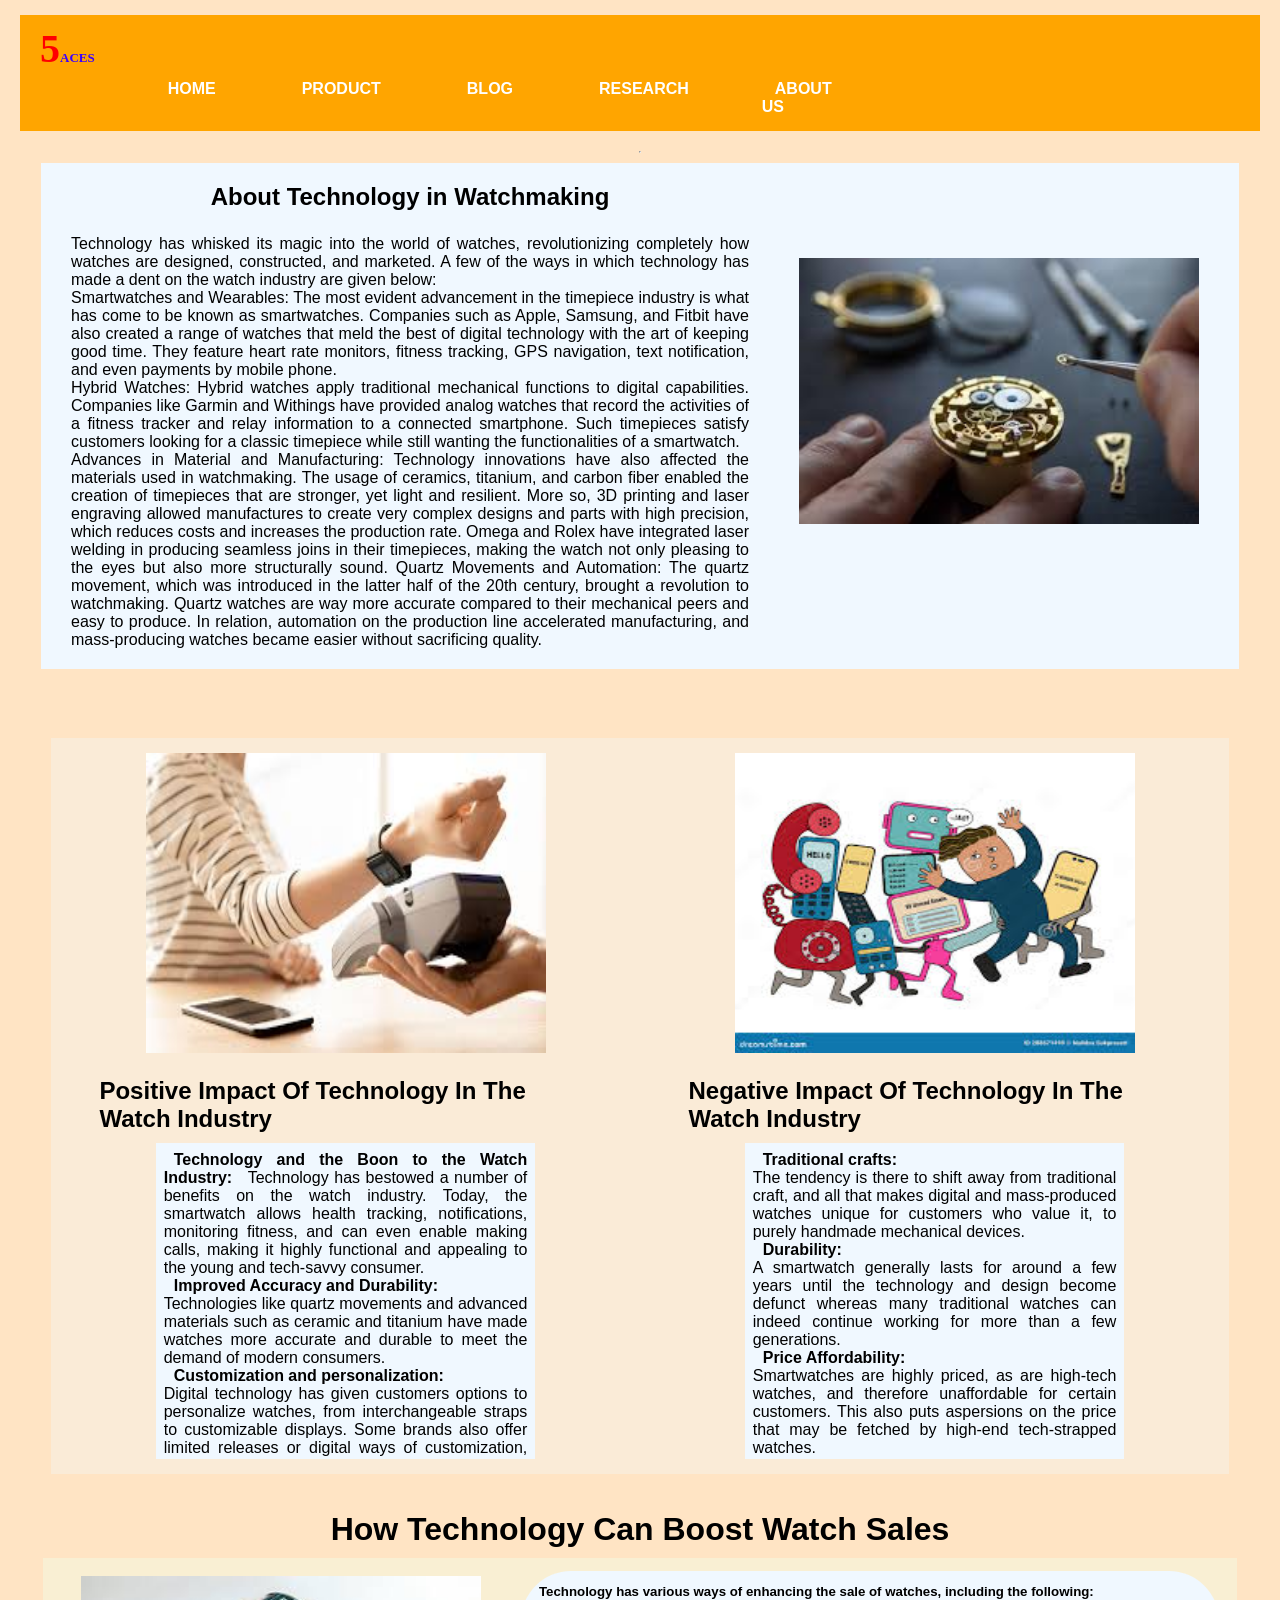
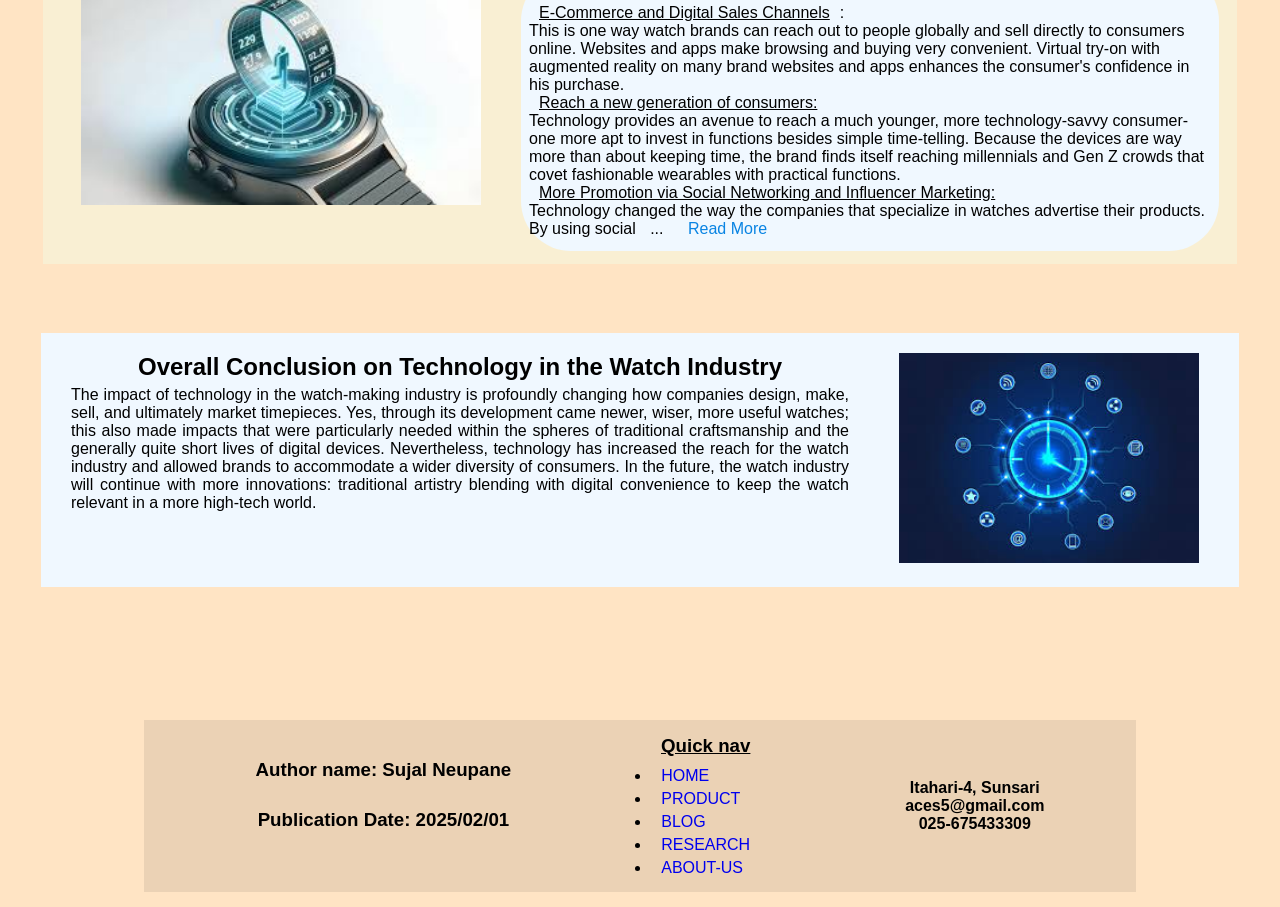
<file: Blog/index.html>
<!DOCTYPE html>
<html lang="en">
<head>
    <meta charset="UTF-8" />
    <meta name="viewport" content="width=device-width, initial-scale=1.0" />
    <meta name="description" content="blog-page" />
    <title>The Impact of Technology on the Watch Industry and Consumer Trends</title>
    <link rel="stylesheet" href="style.css" />
</head>
<body>
    <nav id="nav-bar">
        <!-- ----------- LOGO ----------------- -->
        <div class="logo">
          <h3 style="color: rgb(255, 0, 0); font-family: serif;">5<span style="font-size: small; color: rgb(60, 0, 255); margin-left: 0;">ACES</span></h3>
        </div>
        <!------- links to different pages --------------  -->
        <div class="links">
          <ul>
            <li><a href="/Home/index.html">HOME</a></li>
            <li><a href="/Product/index.html">PRODUCT</a></li>
            <li><a href="#">BLOG</a></li>
            <li><a href="/Research/index.html">RESEARCH</a></li>
            <li><a href="/About Us/index.html">ABOUT US</a></li>
          </ul>
        </div> 
    </nav> 
    <hr style="z-index: 1; margin-top: 15px;">
    <section class="about">
        <div>
            <h1 style="margin-bottom: 1em;">About Technology in Watchmaking</h1>
            <p>
                Technology has whisked its magic into the world of watches, revolutionizing completely how watches are designed, constructed, and marketed. A few of the ways in which technology has made a dent on the watch industry are given below: <br>
                Smartwatches and Wearables: The most evident advancement in the timepiece industry is what has come to be known as smartwatches. Companies such as Apple, Samsung, and Fitbit have also created a range of watches that meld the best of digital technology with the art of keeping good time. They feature heart rate monitors, fitness tracking, GPS navigation, text notification, and even payments by mobile phone.
                <br>Hybrid Watches: Hybrid watches apply traditional mechanical functions to digital capabilities. Companies like Garmin and Withings have provided analog watches that record the activities of a fitness tracker and relay information to a connected smartphone. Such timepieces satisfy customers looking for a classic timepiece while still wanting the functionalities of a smartwatch.
                <br>Advances in Material and Manufacturing: Technology innovations have also affected the materials used in watchmaking. The usage of ceramics, titanium, and carbon fiber enabled the creation of timepieces that are stronger, yet light and resilient. More so, 3D printing and laser engraving allowed manufactures to create very complex designs and parts with high precision, which reduces costs and increases the production rate. Omega and Rolex have integrated laser welding in producing seamless joins in their timepieces, making the watch not only pleasing to the eyes but also more structurally sound.
                Quartz Movements and Automation: The quartz movement, which was introduced in the latter half of the 20th century, brought a revolution to watchmaking. Quartz watches are way more accurate compared to their mechanical peers and easy to produce. In relation, automation on the production line accelerated manufacturing, and mass-producing watches became easier without sacrificing quality.
            </p>
        </div>
        <figure>
            <a href="#">
                <img src="technology.jpeg" />
            </a>
        </figure>
    </section>

    <section class="PositiveNegative">
        <div>
            <figure>
                <a href="#">
                    <img src="yepi.jpeg">
                </a>
            </figure>
            <div>
                <h1>Positive Impact Of Technology In The Watch Industry</h1>
                <p>
                    <b>Technology and the Boon to the Watch Industry: </b>Technology has bestowed a number of benefits on the watch industry. Today, the smartwatch allows health tracking, notifications, monitoring fitness, and can even enable making calls, making it highly functional and appealing to the young and tech-savvy consumer. <br>
                    
                    <b>Improved Accuracy and Durability:</b> <br> Technologies like quartz movements and advanced materials such as ceramic and titanium have made watches more accurate and durable to meet the demand of modern consumers. <br>

                    <b>Customization and personalization:</b> <br>Digital technology has given customers options to personalize watches, from interchangeable straps to customizable displays. Some brands also offer limited releases or digital ways of customization, thus making the products more personal to them. <br>

                    <b>Sustainability:</b> <br> The increasing use of eco-materials has been made possible through technological innovation that has helped meet the growing demand for sustainable products. These innovations have also led to energy efficiency in smartwatches, especially in those models where battery life is extended.
                </p>
            </div>
        </div>
        <div>
            <figure>
                <a href="#">
                    <img src="neg imp.jpeg">
                </a>
            </figure>
            <div>
                <h1> Negative Impact Of Technology In The Watch Industry</h1>
                <p>
                    <!-- Despite the many advantages but it has also produced a few difficulties for the industry in the following way: -->
                    <b>Traditional crafts:</b> <br>The tendency is there to shift away from traditional craft, and all that makes digital and mass-produced watches unique for customers who value it, to purely handmade mechanical devices. <br>
                    <b>Durability:</b> <br>A smartwatch generally lasts for around a few years until the technology and design become defunct whereas many traditional watches can indeed continue working for more than a few generations. <br>
                    <b>Price Affordability:</b> <br> Smartwatches are highly priced, as are high-tech watches, and therefore unaffordable for certain customers. This also puts aspersions on the price that may be fetched by high-end tech-strapped watches. <br>
                    <b>Market Saturation:</b> <br> The rapid progress of the smartwatch industry could grow to saturate, where the price of particular types of products remains or goes down.
                </p>
            </div>
        </div>
    </section>
    <h1 style="margin-top: 1em;">How Technology Can Boost Watch Sales</h1>
    <section class="tech">
        <figure>
            <a href="#">
                <img src="boost watch industry.jpeg">
            </a>
        </figure>
        <div class="parent-container">
            <P>
                <h5>Technology has various ways of enhancing the sale of watches, including the following:</h5> 
                <u>E-Commerce and Digital Sales Channels</u>: <br> This is one way watch brands can reach out to people globally and sell directly to consumers online. Websites and apps make browsing and buying very convenient. Virtual try-on with augmented reality on many brand websites and apps enhances the consumer's confidence in his purchase. <br>
                <u>Reach a new generation of consumers:</u> <br> Technology provides an avenue to reach a much younger, more technology-savvy consumer-one more apt to invest in functions besides simple time-telling. Because the devices are way more than about keeping time, the brand finds itself reaching millennials and Gen Z crowds that covet fashionable wearables with practical functions. <br>
                
                <u>More Promotion via Social Networking and Influencer Marketing:</u> <br> Technology changed the way the companies that specialize in watches advertise their products. By using social 
                <span id="dots">...</span>
                <div id="more"> media as an avenue of marketing, brands get closer to users on these platforms while offering them, among other forms of content, promotions. <br>
                    <u>Customization of a Unique Consumer Experience:</u> <br>The capabilities of customization through technology allow consumers to personalize their choice of watches to develop a more personal attachment with the product. <br>
                </div>
                <span id="button" onclick="myfun()">Read More</span>
            </P>
        </div>
    </section>
    <section class="conc">
        <div>
            <h1>Overall Conclusion on Technology in the Watch Industry</h1>
            <p>
                The impact of technology in the watch-making industry is profoundly changing how companies design, make, sell, and ultimately market timepieces. Yes, through its development came newer, wiser, more useful watches; this also made impacts that were particularly needed within the spheres of traditional craftsmanship and the generally quite short lives of digital devices.
                Nevertheless, technology has increased the reach for the watch industry and allowed brands to accommodate a wider diversity of consumers. In the future, the watch industry will continue with more innovations: traditional artistry blending with digital convenience to keep the watch relevant in a more high-tech world.
            </p>
        </div>
        <figure>
            <a href="#">
                <img src="conclusion.jpeg" />
            </a>
        </figure>
    </section>  
    <footer>
        <div>
            <div>
                <p>
                    <h3>Author name: Sujal Neupane</h2> <br>
                    <h3>Publication Date: 2025/02/01</h3> <br>

                </p>
            </div>
          <div class="foot2">
            <h3> <u>Quick nav</u></h3>
            <ul style="margin-top: 10px; text-align: justify;">
              <li><a href="/Home/index.html" style=" text-decoration: none;">HOME</a></li>
              <li><a href="/Product/index.html" style=" text-decoration: none;">PRODUCT</a></li>
              <li><a href="/Blog/index.html" style=" text-decoration: none;">BLOG</a></li>
              <li><a href="/Research/index.html" style=" text-decoration: none;">RESEARCH</a></li>
              <li><a href="/About Us/index.html" style=" text-decoration: none;">ABOUT-US</a></li>
          </ul>
          </div>
          <div class="foot1">
              <h4>Itahari-4, Sunsari</h4>
            </i>
            <br>
              <h4>aces5@gmail.com</h4>
            </i>
            <br>
              <h4>025-675433309</h4>
            </i>
          </div>
        </div>
    </footer> 
    <script src="script.js"></script>          
</body>
</html>
</file>
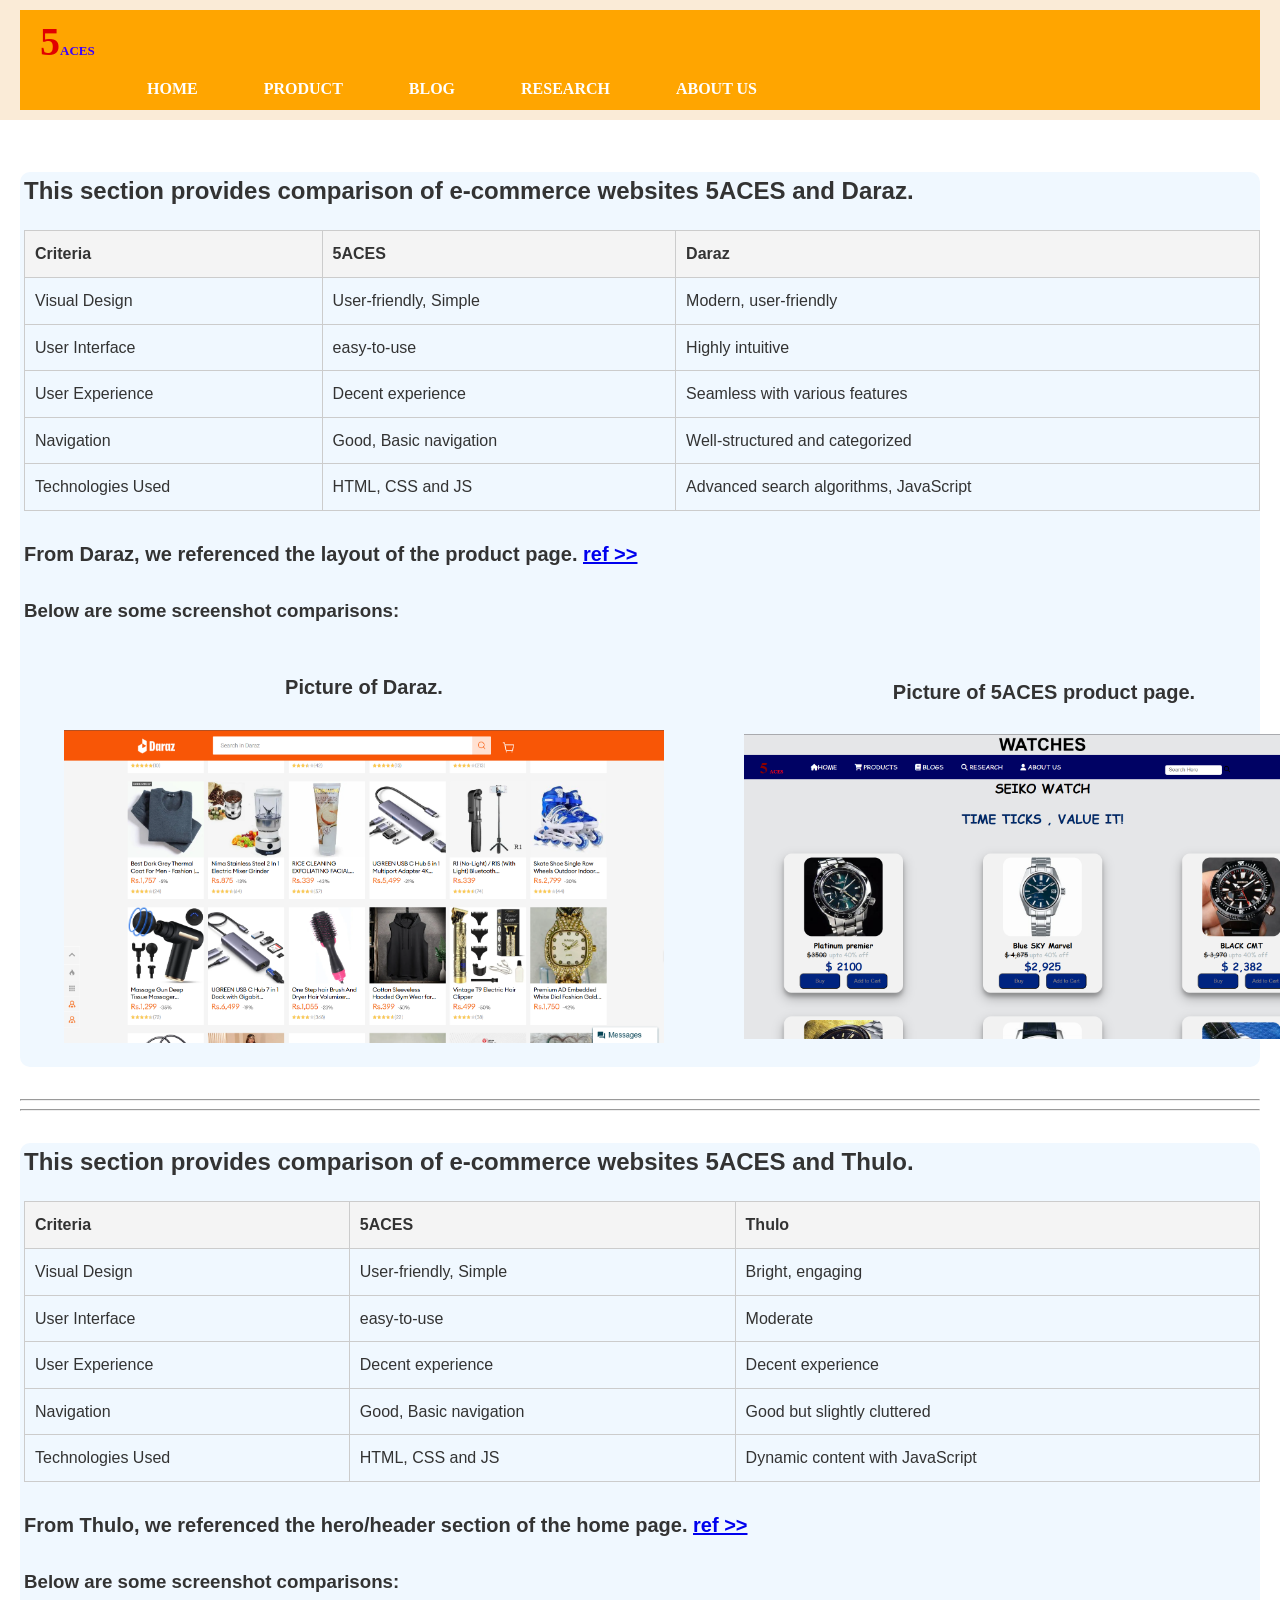
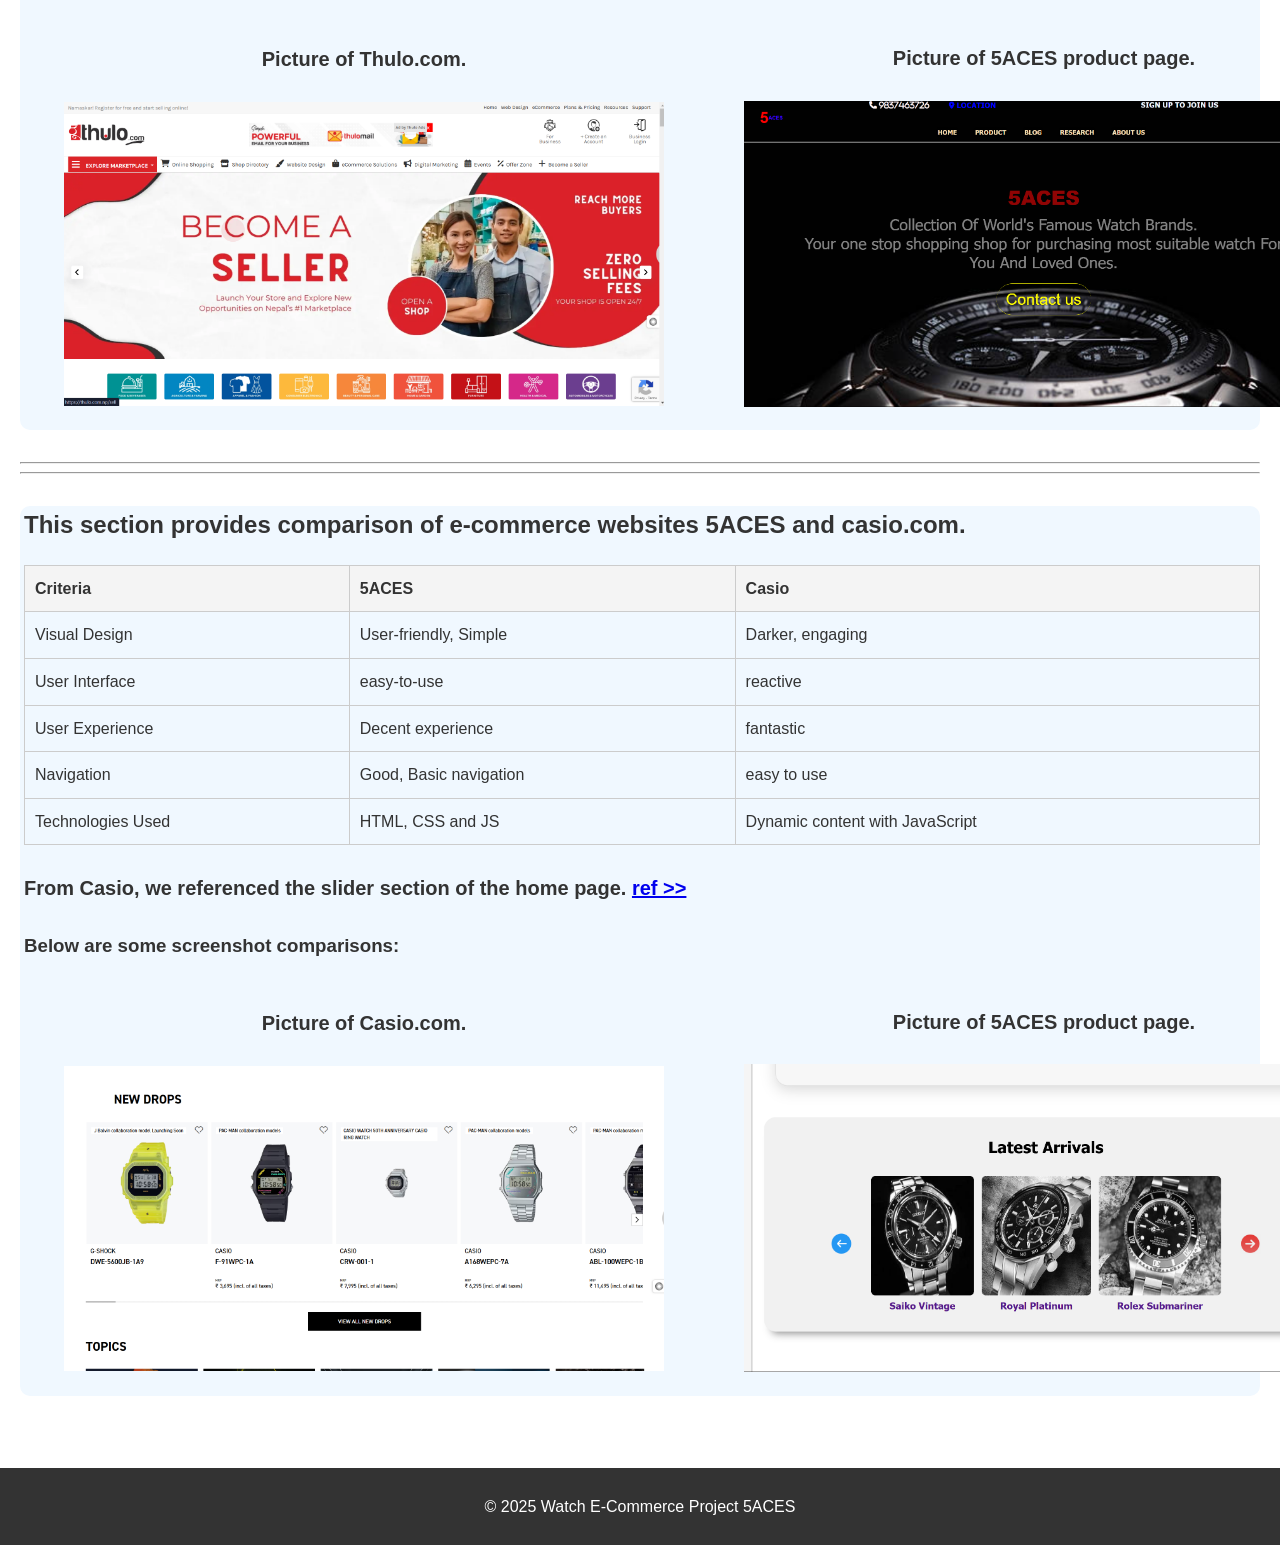
<file: Research/index.html>
<!DOCTYPE html>
<html lang="en">
<head>
    <meta charset="UTF-8">
    <meta name="viewport" content="width=device-width, initial-scale=1.0">
    <meta name="description" content="Comparative analysis of Nepali watch e-commerce websites">
    <title>Research Page</title>
    <link rel="stylesheet" href="style.css">
</head>
<body>
    <header>
        <nav id="nav-bar">
            <!-- ----------- LOGO ----------------- -->
             <div class="logo">
              <h3 style="color: rgb(225, 0, 0); font-family: serif;">5<span style="font-size: small; color: rgb(60, 0, 255);">ACES</span></h3>
              </div>
          <!------- links to different pages --------------  -->
           <div class="links">
              <ul>
                <li><a href="/Home/index.html">HOME</a></li>
                <li><a href="/Product/index.html">PRODUCT</a></li>
                <li><a href="/Blog/index.html">BLOG</a></li>
                <li><a href="/Research/index.html">RESEARCH</a></li>
                <li><a href="/About Us/index.html">ABOUT US</a></li>
              </ul>
            </div>  
          </nav>
    </header>

    <main>
        <!-- -------- comparison between 5ACES and daraz -----------  -->
        <section class="daraz">
            <p><h1>This section provides comparison of e-commerce websites 5ACES and Daraz.</h1></p>
            <!-- ----------- comparison table-----------  -->
            <table>
                <thead>
                    <tr>
                        <th>Criteria</th>
                        <th>5ACES</th>
                        <th>Daraz</th>
                    </tr>
                </thead>
                <tbody>
                    <tr>
                        <td>Visual Design</td>
                        <td>User-friendly, Simple</td>
                        <td>Modern, user-friendly</td>
                    </tr>
                    <tr>
                        <td>User Interface</td>
                        <td>easy-to-use</td>
                        <td>Highly intuitive</td>
                    </tr>
                    <tr>
                        <td>User Experience</td>
                        <td>Decent experience</td>
                        <td>Seamless with various features</td>
                    </tr>
                    <tr>
                        <td>Navigation</td>
                        <td>Good, Basic navigation</td>
                        <td>Well-structured and categorized</td>
                    </tr>
                    <tr>
                        <td>Technologies Used</td>
                        <td>HTML, CSS and JS</td>
                        <td>Advanced search algorithms, JavaScript</td>
                    </tr>
                    
                </tbody>
            </table>
            <!-- ----------- reference link -------------------  -->
            <p>
                <h4>From Daraz, we referenced the layout of the product page. <a href="https://www.daraz.com.np/#?">ref >></a> </h4> 
            </p>
            <h3>Below are some screenshot comparisons:</h3>
            <!-- -------------comparisons pictures --------------- -->
            <div class="daraz-pic">
                <div>
                    <h4>Picture of Daraz.</h4>
                    <figure>
                        <a href="https://www.daraz.com.np/#?">
                            <img src="/Research/pics/Screenshot 2025-01-31 111958.png" />
                        </a>
                    </figure>
                </div>
                <div>
                    <h4>Picture of 5ACES product page.</h4>
                    <figure>
                        <a href="/Product/index.html">
                            <img src="/Research/pics/Screenshot 2025-01-31 112228.png" alt="ERROR">
                        </a>
                    </figure>
                </div>
            </div>
        </section>
        <hr><hr>
        <!-- -------- comparison between 5ACES and thulo -----------  -->
        <section class="thulo">
            <p><h1>This section provides comparison of e-commerce websites 5ACES and Thulo.</h1></p>
            <!-- ----------- comparison table-----------  -->
            <table>
                <thead>
                    <tr>
                        <th>Criteria</th>
                        <th>5ACES</th>
                        <th>Thulo</th>
                    </tr>
                </thead>
                <tbody>
                    <tr>
                        <td>Visual Design</td>
                        <td>User-friendly, Simple</td>
                        <td>Bright, engaging</td>
                    </tr>
                    <tr>
                        <td>User Interface</td>
                        <td>easy-to-use</td>
                        <td>Moderate</td>
                    </tr>
                    <tr>
                        <td>User Experience</td>
                        <td>Decent experience</td>
                        <td>Decent experience</td>
                    </tr>
                    <tr>
                        <td>Navigation</td>
                        <td>Good, Basic navigation</td>
                        <td>Good but slightly cluttered</td>
                    </tr>
                    <tr>
                        <td>Technologies Used</td>
                        <td>HTML, CSS and JS</td>
                        <td>Dynamic content with JavaScript</td>
                    </tr>
                </tbody>
            </table>
            <!-- ----------- reference link -------------------  -->
            <p>
                <h4>From Thulo, we referenced the hero/header section of the home page. <a href="https://thulo.com.np/home">ref >></a> </h4> 
            </p>
            <h3>Below are some screenshot comparisons:</h3>
            <!-- -------------comparisons pictures --------------- -->
            <div class="thulo-pic">
                <div>
                    <h4>Picture of Thulo.com.</h4>
                    <figure>
                        <a href="https://thulo.com.np/home">
                            <img src="/Research/pics/thulo.png" />
                        </a>
                    </figure>
                </div>
                <div>
                    <h4>Picture of 5ACES product page.</h4>
                    <figure>
                        <a href="/Home/index.html">
                            <img src="/Research/pics/home-page.png" alt="home" />
                        </a>
                    </figure>
                </div>
            </div>
        </section>
        <hr><hr>
        <!-- -------- comparison between 5ACES and casio -----------  -->
        <section class="casio">
            <p><h1>This section provides comparison of e-commerce websites 5ACES and casio.com.</h1></p>
            <!-- ----------- comparison table-----------  -->
            <table>
                <thead>
                    <tr>
                        <th>Criteria</th>
                        <th>5ACES</th>
                        <th>Casio</th>
                    </tr>
                </thead>
                <tbody>
                    <tr>
                        <td>Visual Design</td>
                        <td>User-friendly, Simple</td>
                        <td>Darker, engaging</td>
                    </tr>
                    <tr>
                        <td>User Interface</td>
                        <td>easy-to-use</td>
                        <td>reactive</td>
                    </tr>
                    <tr>
                        <td>User Experience</td>
                        <td>Decent experience</td>
                        <td>fantastic</td>
                    </tr>
                    <tr>
                        <td>Navigation</td>
                        <td>Good, Basic navigation</td>
                        <td>easy to use</td>
                    </tr>
                    <tr>
                        <td>Technologies Used</td>
                        <td>HTML, CSS and JS</td>
                        <td>Dynamic content with JavaScript</td>
                    </tr>
                </tbody>
            </table>
            <!-- ----------- reference link -------------------  -->
            <p>
                <h4>From Casio, we referenced the slider section of the home page. <a href="https://www.casio.com/in/">ref >></a> </h4> 
            </p>
            <h3>Below are some screenshot comparisons:</h3>
            <!-- -------------comparisons pictures --------------- -->
            <div class="casio-pic">
                <div>
                    <h4>Picture of Casio.com.</h4>
                    <figure>
                        <a href="https://www.casio.com/in/">
                            <img src="/Research/pics/casio.png" />
                        </a>
                    </figure>
                </div>
                <div>
                    <h4>Picture of 5ACES product page.</h4>
                    <figure>
                        <a href="/Home/index.html">
                            <img src="/Research/pics/home-slider.png" alt="home" />
                        </a>
                    </figure>
                </div>
            </div>
        </section>
    </main>
    <!-- ------------ footer ----------------  -->
    <footer>
        <p>&copy; 2025 Watch E-Commerce Project 5ACES</p>
    </footer>
</body>
</html>
</file>
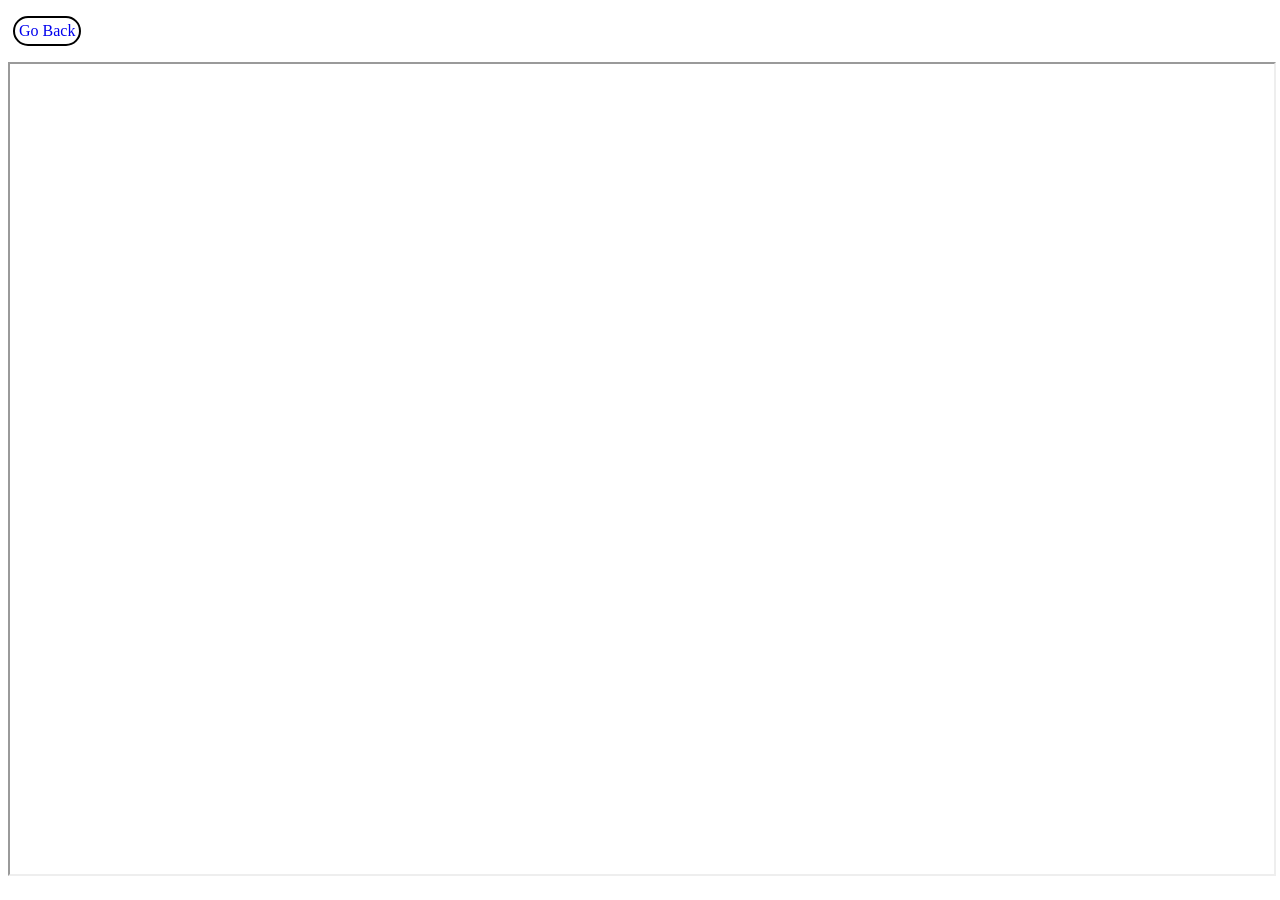
<file: Home/map.html>
<!DOCTYPE html>
<html lang="en">
<head>
    <meta charset="UTF-8">
    <meta name="viewport" content="width=device-width, initial-scale=1.0">
    <title>Document</title>
    <style>
        .popup-content{
            height: 90vh;
            width: 100%;
            
        }
        p{
            border: 2px black solid;
            border-radius: 20px;
            width: max-content;
            padding: 4px;
            margin-left: 5px;
            cursor: pointer;
        }
        a{
            text-decoration: none;
        }
        iframe{
            height: 90vh;
            width: 100%;
        }
        
    </style>
</head>
<body>
    <div class="popup-content">
        <!-- ----- go back button  -->
        <p>
            <!-- ------- link ko home page  -->
            <a href="/Home/index.html">
                Go Back
            </a>
        </p>
        <!-- --------- link for the google map  -->
        <iframe src="https://www.google.com/maps/embed?pb=!1m14!1m8!1m3!1d112303.03981581227!2d83.43116945029297!3d28.405071917324147!3m2!1i1024!2i768!4f13.1!3m3!1m2!1s0x39eb196a24ec3cc9%3A0x1cb95d73fd5457cb!2sGrand%20Seiko%20Nepal!5e0!3m2!1sen!2snp!4v1736999647678!5m2!1sen!2snp" allowfullscreen="" loading="lazy" referrerpolicy="no-referrer-when-downgrade"></iframe>        
    </div>
</body>
</html>
</file>
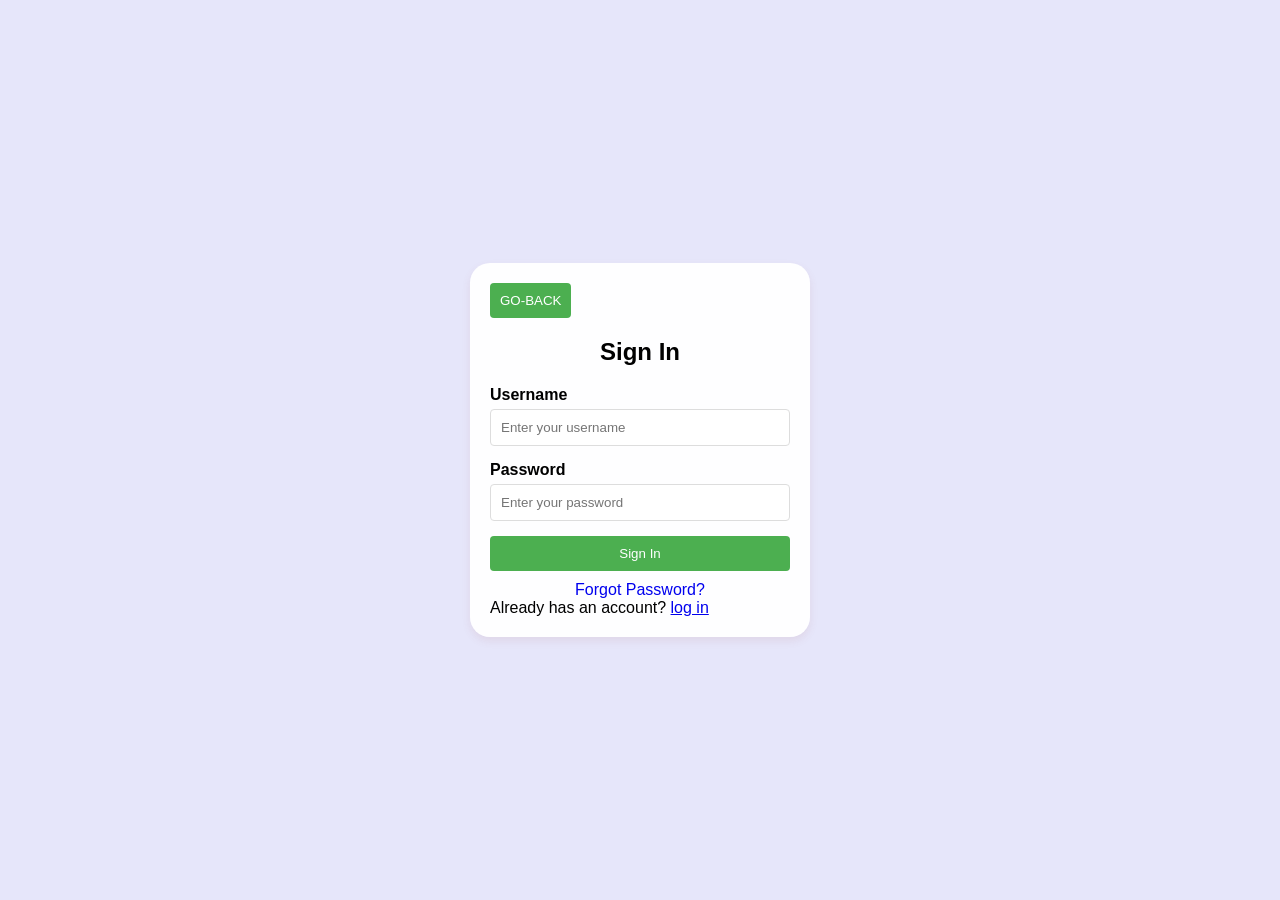
<file: Home/sign-in.html>
<!DOCTYPE html>
<html lang="en">
<head>
    <meta charset="UTF-8" />
    <meta name="viewport" content="width=device-width, initial-scale=1.0" />
    <title>Sign In</title>
    <style>
        /* ------- for the body  */
        body {
            font-family: Arial, sans-serif;
            background-color: #E6E6FA;
            margin: 0;
            padding: 0;
            display: flex;
            justify-content: center;
            align-items: center;
            height: 100vh;
        }
        .form-container {
            background-color: #fffffff6;
            padding: 20px;
            border-radius: 20px;
            box-shadow: 0 4px 8px rgba(165, 75, 75, 0.1);
            width: 300px;
        }
        h2 {
            text-align: center;
            margin-bottom: 20px;
        }
        label {
            font-weight: bold;
            margin-bottom: 5px;
            display: block;
        }
        input {
            width: 100%;
            padding: 10px;
            margin-bottom: 15px;
            border: 1px solid #ddd;
            border-radius: 4px;
            box-sizing: border-box;
        }
        /* -------- fir the buttom  */
        button {
            width: 100%;
            padding: 10px;
            background-color: #4CAF50;
            color: white;
            border: none;
            border-radius: 4px;
            cursor: pointer;
        }
        button:hover {
            background-color: #45a049;
        }
        .error-message {
            color: red;
        }
        .forgot-password {
            display: block;
            text-align: center;
            margin-top: 10px;
            text-decoration: none;
        }
    </style>
</head>
<body>
    <div class="form-container">    
        <!-- ------------ go back button ---------  -->
        <a href="/Home/index.html"><button style="width: fit-content;">GO-BACK</button></a>
        <!-- --------- text (sign-in) ----------  -->
        <h2>Sign In</h2>
        <form id="sign-inForm">
            <!-- ---------------- username input -------------  -->
            <label for="username">Username</label>
            <input type="text" id="username" name="username" placeholder="Enter your username" >
            <span class="error-message" id="error-user"></span>
            <!-- ------------ password input --------------------  -->
            <label for="password">Password</label>
            <input type="password" id="password" name="password" placeholder="Enter your password" >
            <span class="error-message" id="error-pass"></span>
            <!-- -------------- sign in button ---------------  -->
            <span class="error-message" id="error-message"></span>
            <button type="submit">Sign In</button>
            <!-- ------------------- text ---------------  -->
            <a href="#" class="forgot-password">Forgot Password?</a>
            <p style="margin: 0;">Already has an account? <a href="#">log in</a></p>
        </form>
    </div>

    <script>
        // function start working when the form having id 'sign-inform' is submitted (ie sign in button is clicked)
        document.getElementById('sign-inForm').addEventListener('submit', function(event) {
            event.preventDefault();

            // Get form data
            const username = document.getElementById('username').value;
            const password = document.getElementById('password').value;
            const errorMessage = document.getElementById('error-message');

            // validation if the required fields are empty------------
            if (username == "" && password == "") {
                errorMessage.innerHTML = "Please fill out both fields!";
                return;
            };
            if (username == ''){
                errorMessage.innerHTML = "Please fill out Username!";
                return;
            };
            if (password == ''){
                errorMessage.innerHTML = "Please fill out Password!";
                return;
            };
            // validation if the indered data fulfilled required criteria (using functions)
            if (validateUser() && validatePass()){
                errorMessage.innerHTML = '';
                document.getElementById("error-user").innerHTML = "";
                alert("THANK YOU for signing in !!!");
            };
            // function to check if endered data in username fulfill the criteria
            function validateUser(){
                if (username.length < 3){
                    document.getElementById("error-user").innerHTML = "Username should be more than of 2 letters!";
                    return false;
                }
                document.getElementById("error-user").innerHTML = "Thank you!";
                return true;
            };
            // function to check if endered data in password fulfill the required criteria
            function validatePass(){
                if(password.length < 8){
                    document.getElementById("error-pass").innerHTML = "Password should be of more than 8 letters!";
                    return false;
                }
                document.getElementById("error-pass").innerHTML = "Thank you!";
                return true;
            };
        });
    </script>
</body>
</html>
</file>
<file: Blog/style.css>
/* --- universal selector------ */
*{
    padding: 0;
    margin: 5px 10px;
}
body{
    /* background-color: aliceblue; */
    background-color: bisque;
    font-family: Verdana, sans-serif;
    display: flex;
    flex-direction: column;
    align-items: center;
}
p{
    text-align: justify;
}
/* --------- navigation bar--------  */
#nav-bar {
    background-color: orange;
    display: flex;
    justify-content: space-between;
    width: 100%;
  }
  /* --------- logo (5ACES)------- */
.logo > h3 {
  width: max-content;
  font-size: 40px;
  font-family: sans-serif, Helvetica, Arial;
  transition: 0.6s all ease-out;
}
.logo > h3:hover {
  transition: 0.4s ease all;
  position: relative;
  transform: scale(1.1);
  cursor: pointer;
  transition: 0.9s all ease-out;
}
/* -------- links to different pages-------  */
.links {
  /* background-color: blue; */
  display: flex;
  justify-content: space-evenly;
  width: max-content;
  padding-right: 400px;
}
.links ul {
  display: flex;
  list-style: none;
  gap: 40px;
  padding-top: 50px;
  /* background-color: yellow; */
}
.links ul li a {
  text-decoration: none;
  color:rgb(255, 255, 255);
  font-weight: 800;
  position: relative;
  transition: all ease 0.9s;
  letter-spacing: 0;
  padding: 3px;
  border-radius: 6px;
}
.links ul li a:hover {
  letter-spacing: 3px;
  color: #e329ae;
}
/* -----about section - (section just below the nav bar)-----  */
.about{
    display: flex;
    background-color: aliceblue;
    width: 95%;
    padding: 10px;
    
}
.about>div{
    text-align: center;
}
.about figure img{
    width: 400px;
    margin-top: 80px;
}
/* -------- section describing pasitive and negative impact of tech in watch making */
.PositiveNegative{
    width: 95%;
    margin-top: 4em;
    display: flex;
    justify-content: space-between;
    background-color: antiquewhite;
}
.PositiveNegative img{
    width: 400px;
    height: 300px;
}
.PositiveNegative div{
    display: flex;
    flex-direction: column;
    align-items: center;
    flex-basis: 50%;
}
.PositiveNegative div div{
    width: 90%;
}
.PositiveNegative div div p{
    width: 71%;
    height: 300px;
    overflow-y: scroll;
    padding: 8px;
    background-color: aliceblue;
}
/* ------------ how tech can boost watch sales------------  */
.tech{
    display: flex;
    width: 95%;
    padding: 8px;
    background-color: rgba(245, 245, 220, 0.633);
}
.tech figure img{
    width: 400px;
}
.parent-container{
    background-color: aliceblue;
    padding: 8px;
    border-radius: 50px;
}
/* --------- Read More / Less button  */
#button{
    color: #0984e3;
    cursor: pointer;
}
/* ---------- hidden text  */
#more{
    display: none;
}
/* ------------- conclusion -------------- */
.conc{
    display: flex;
    background-color: aliceblue;
    width: 95%;
    padding: 10px;
    margin-top: 4em;
}
.conc>div{
    text-align: center;
}
.conc figure img{
    width: 300px;
}
/* -------------- footer ------------- */
footer {
  background-color: rgba(0, 0, 0, 0.077);
  width: 80%;
  height: fit-content;
  padding: 0;
  margin-top: 8em;
  text-align: center;
}
footer > div{
  display: flex;
  width: 100%;
  justify-content: center;
  align-items: center;
  gap: 90px
}
.foot1 h4 {
  font-family: "Comic Sans Ms", Arial, Helvetica, sans-serif;
  display: inline;
  padding-left: 5px;
}
.foot1 i {
  padding-top: 8px;
}
.foot1 h3 {
  padding-top: 2px;
  text-align: left;
}
.foot1 a {
  padding-top: 10px;
  text-decoration: none;
  color: #fff;
  font-size: 25px;
  transition: 0.9s all ease;
}
</file>
<file: Research/style.css>
body {
    font-family: Arial, sans-serif;
    line-height: 1.6;
    margin: 0;
    padding: 0;
    color: #333;
}
/* ------- for the header---------  */
header {
    background-color: rgb(250, 235, 215);
    color: #fff;
    padding: 10px 20px;
}

header h1 {
    margin: 0;
}
/* ----------- navigation bar ---------------  */
#nav-bar {
    background-color: orange;
    display: flex;
    justify-content: space-between;
    width: 100%;
    height: 100px;
  }
/* -------- 5ACES logo -----------  */
.logo>h3{
  /* background-color: yellow; */
  width: max-content;
  font-size: 40px;
  padding-left: 20px;
  margin-top: 0;
  font-family: Arial, Helvetica, sans-serif;
  transition: 0.6s all ease-out;
}
.logo > h3:hover {
  transition: 0.4s ease all;
  position: relative;
  transform: scale(1.1);
  cursor: pointer;
  transition: 0.9s all ease-out;
}
/* ------------------- links to other pages --------------- */
.links {
  /* background-color: blue; */
  display: flex;
  justify-content: space-evenly;
  width: max-content;
  padding-right: 500px;
  margin-top: 20px;
}
.links ul {
  display: flex;
  list-style: none;
  gap: 60px;
  padding-top: 30px;
  /* background-color: yellow; */
}
.links ul li a {
  text-decoration: none;
  color: rgb(255, 255, 255);
  font-weight: 800;
  font-family: Georgia, 'Times New Roman', Times, serif;
  position: relative;
  transition: all ease 0.9s;
  letter-spacing: 0;
  padding: 3px;
  border-radius: 6px;
}
.links ul li a:hover {
  letter-spacing: 3px ;
  color: #fbc2eb;
}
/* -------------main (evert thing below the nav bar and above footer)  */
main {
    padding: 20px;
}

h2 {
    color: #444;
    margin-top: 20px;
}

table {
    width: 100%;
    border-collapse: collapse;
    margin: 20px 0;
}

table th, table td {
    border: 1px solid #ccc;
    padding: 10px;
    text-align: left;
}

table th {
    background-color: #f4f4f4;
}
.daraz, .thulo, .casio {
  margin: 2em 0;
  background-color: aliceblue;
  padding-left: 4px;
  border-radius: 10px;
}
.daraz-pic, .thulo-pic, .casio-pic{
  display: flex;
  flex-direction: row;
  align-items: center;
  justify-content: space-around;
  text-align: center;
}
h4{
  font-size: 20px;
}
figure img{
  width: 600px;
}
.homepage-images {
    display: flex;
    gap: 20px;
    justify-content: space-around;
    margin: 20px 0;
}

.homepage-images div {
    text-align: center;
}

.homepage-images img {
    width: 300px;
    height: auto;
    border: 1px solid #ccc;
    border-radius: 5px;
}
/* --------------- for footer ---------- */
footer {
    text-align: center;
    padding: 10px;
    background-color: #333;
    color: #fff;
    margin-top: 20px;
}
</file>
